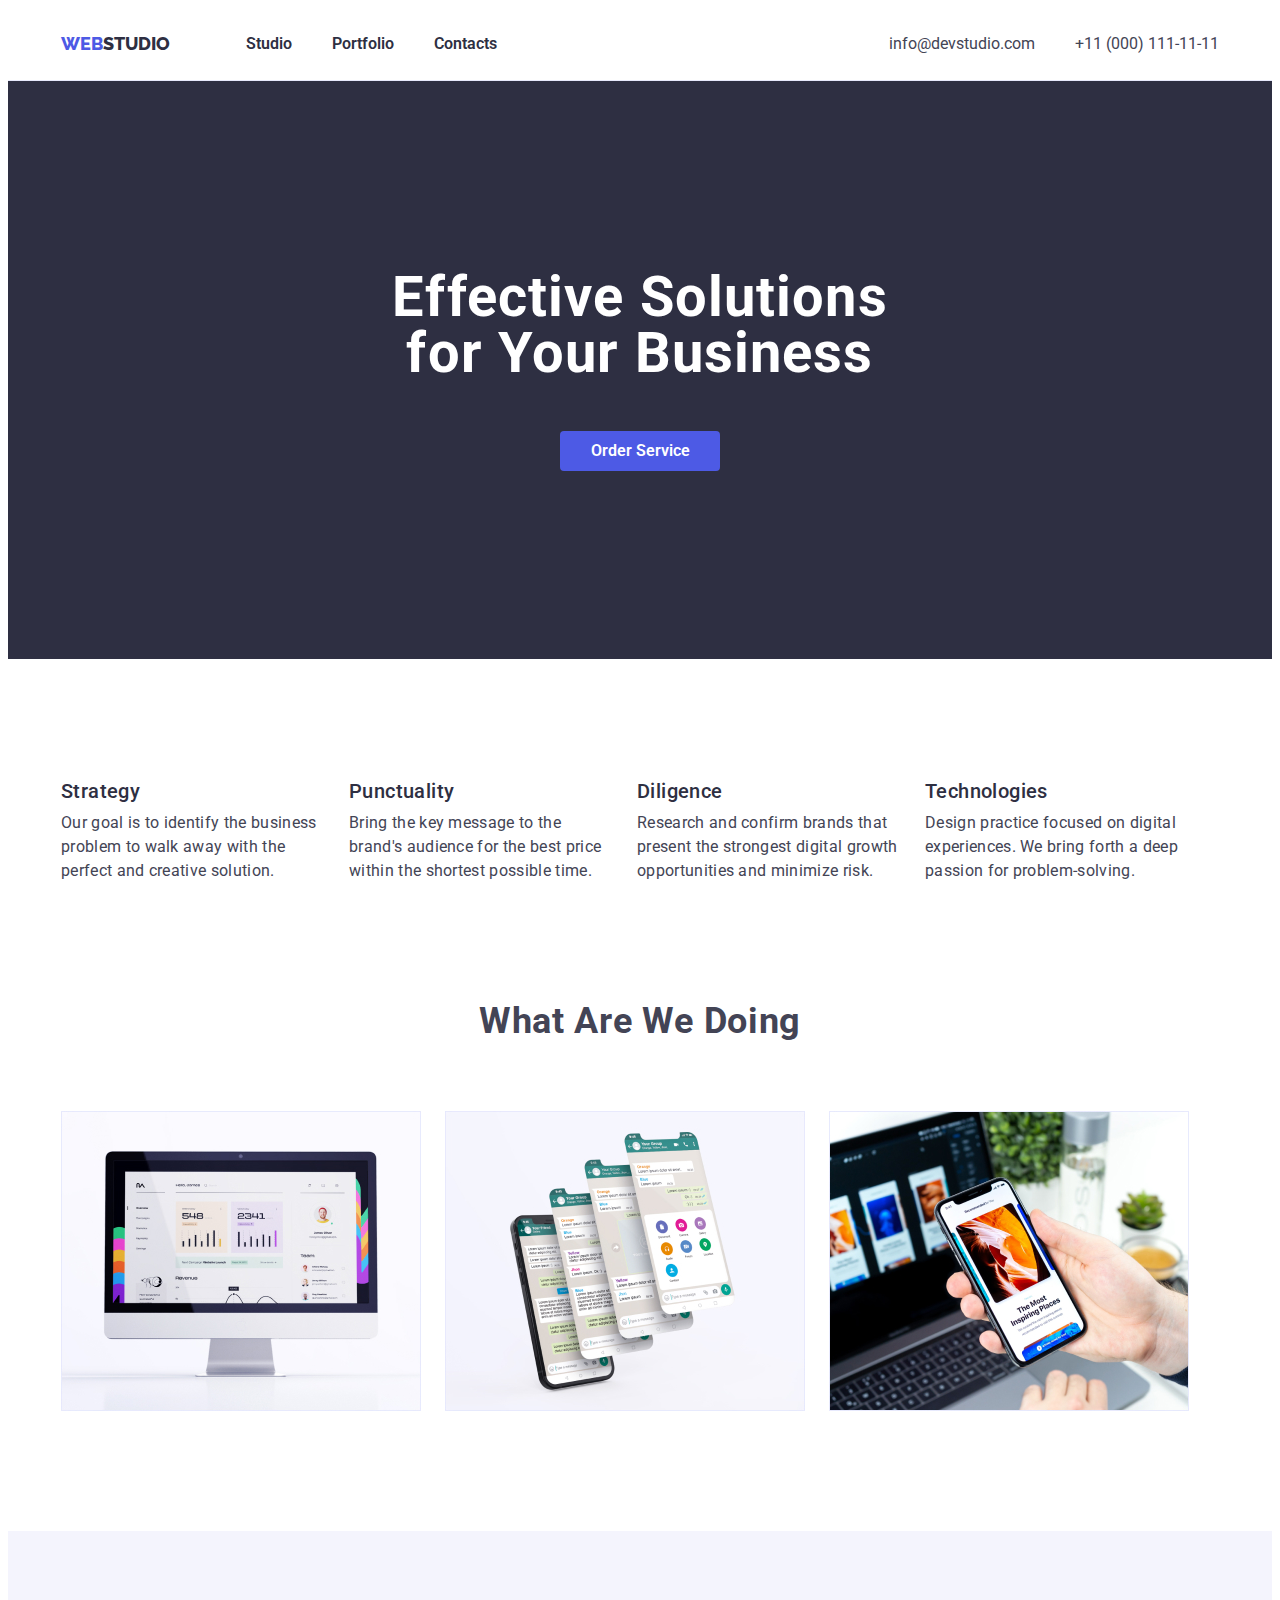
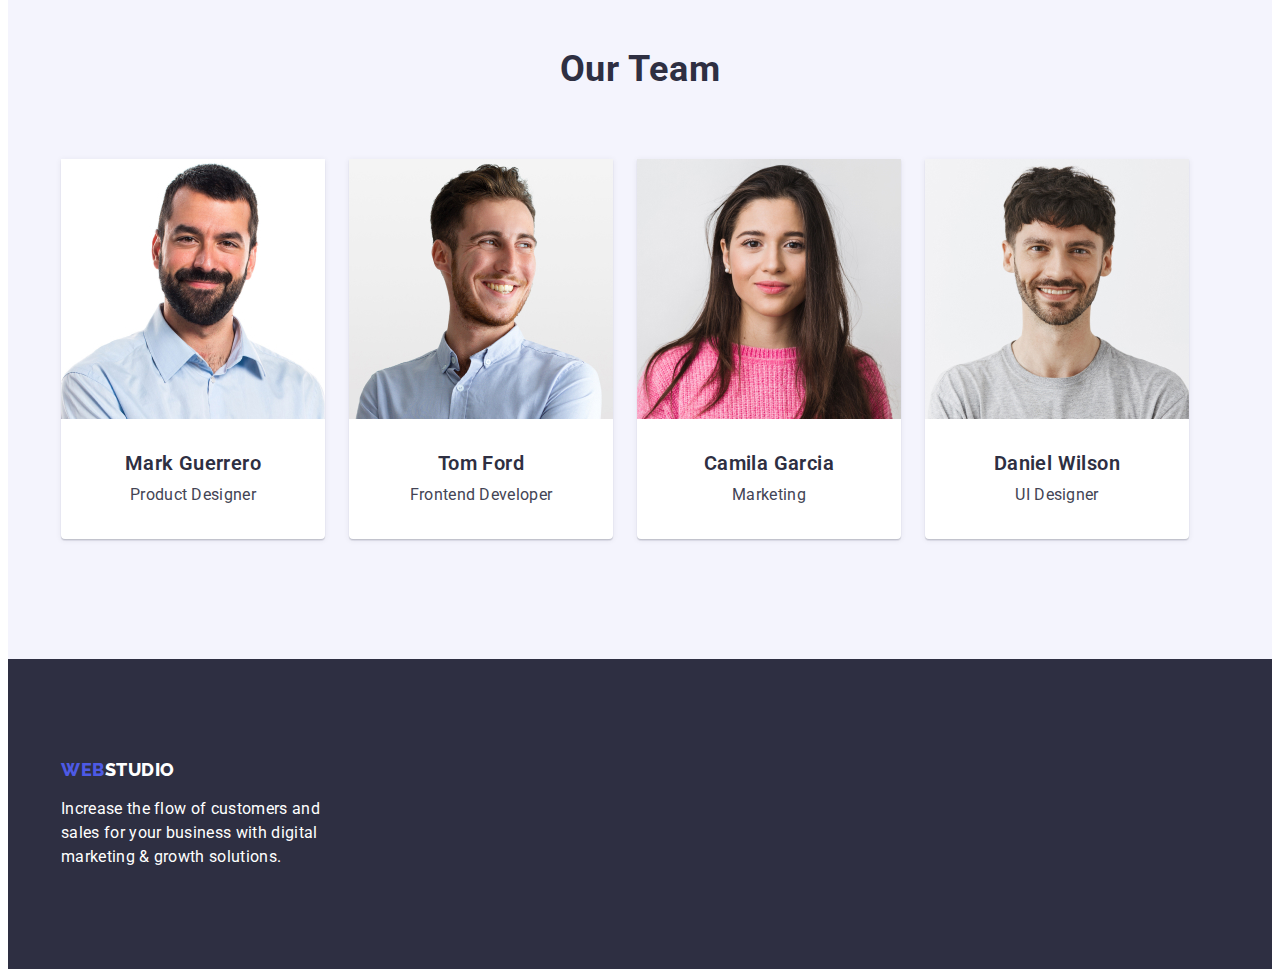
<file: index.html>
<!DOCTYPE html>
<html lang="en">
  <head>
    <meta charset="UTF-8" />
    <meta http-equiv="X-UA-Compatible" content="IE=edge" />
    <meta name="viewport" content="width=device-width, initial-scale=1.0" />
    <title>Web Studio</title>
    <link rel="stylesheet" href="css/styles.css" />
    <link
      href="https://fonts.googleapis.com/css2?family=Raleway:wght@800&family=Roboto:wght@400;500;700;900&display=swap"
      rel="stylesheet"
    />
    <link rel="stylesheet" href="https://cdnjs.cloudflare.com/ajax/libs/modern-normalize/1.1.0/modern-normalize.min.css"
        integrity="sha512-wpPYUAdjBVSE4KJnH1VR1HeZfpl1ub8YT/NKx4PuQ5NmX2tKuGu6U/JRp5y+Y8XG2tV+wKQpNHVUX03MfMFn9Q=="
        crossorigin="anonymous" referrerpolicy="no-referrer" />
  </head>
  <body class="body">
    <header class="header">
      <div class="container">
        <nav class="header-navigation">
          <a class="header-link" href="index.html">Web<span>Studio</span></a>
          <ul class="header-list">
            <li class="header-item"><a class="nav-link" href="index.html">Studio</a></li>
            <li class="header-item"><a class="nav-link" href="portfolio.html">Portfolio</a></li>
            <li class="header-item"><a class="nav-link" href="#">Contacts</a></li>
          </ul>
        </nav>
        <ul class="header-list">
          <li class="header-item">
            <a class="contacts" href="mailto:info@devstudio.com">info@devstudio.com</a>
          </li>
          <li class="header-item">
            <a class="contacts" href="tel:+11(000)1111111">+11 (000) 111-11-11</a>
          </li>
        </ul>
      </div>
    </header>
    <main>
      <section class="section">
        <div class="container">
          <div class="main-wrap">
            <h1 class="section-title">Effective Solutions <br> for Your Business</h1>
            <button class="section-button" type="button">Order Service</button>
          </div>
        </section>
        <section class="section2">
          <div class="container"> 
          <ul class="section2-list">
            <li class="section2-item">
              <h2 class="title2">Strategy</h2>
              <p class="section2-paragraph">
                Our goal is to identify the business problem to walk away with the perfect and
                creative solution.
              </p>
            </li>
            <li class="section2-item">
              <h2 class="title2">Punctuality</h2>
              <p class="section2-paragraph">
                Bring the key message to the brand's audience for the best price within the shortest
                possible time.
              </p>
            </li>
            <li class="section2-item">
              <h2 class="title2">Diligence</h2>
              <p class="section2-paragraph">
                Research and confirm brands that present the strongest digital growth opportunities
                and minimize risk.
              </p>
            </li>
            <li class="section2-item">
              <h2 class="title2">Technologies</h2>
              <p class="section2-paragraph">
                Design practice focused on digital experiences. We bring forth a deep passion for
                problem-solving.
              </p>
            </li>
          </ul>
        </div>
      </section>
      <section class="section3">
        <div class="container">
          <h2 class="section3-title">What are we doing</h2>
          <ul class="section3-list">
            <li class="section3-item">
              <img
                class="section3-img"
                src="img/comp.jpg"
                width="360"
                height="300"
                alt="Монитор с графиком"
              />
            </li>
            <li class="section3-item">
              <img
                class="section3-img"
                src="img/apka.jpg"
                width="360"
                height="300"
                alt="Месенджер(приложение)"
              />
            </li>
            <li class="section3-item">
              <img
                class="section3-img"
                src="img//tel.jpg"
                width="360"
                height="300"
                alt="Телефон с приложением"
              />
            </li>
          </ul>
        </div>
      </section>
      <section class="section4">
        <div class="container">
          <h2 class="section4-titlel">Our Team</h2>
          <ul class="section4-list">
            <li class="section4-item">
              <img
                class="section4-img"
                src="img//mark.jpg"
                width="264"
                height="260"
                alt="Работники года"
              />
              <div class="cheloveki">
                <h3 class="section4-title">Mark Guerrero</h3>
                <p class="section4-paragraph">Product Designer</p>
              </div>
            </li>
            <li class="section4-item">
              <img
                class="section4-img"
                src="img//tom.jpg"
                width="264"
                height="260"
                alt="Работники года"
              />
              <div class="cheloveki">
                <h3 class="section4-title">Tom Ford</h3>
                <p class="section4-paragraph">Frontend Developer</p>
              </div>
            </li>
            <li class="section4-item">
              <img
                class="section4-img"
                src="img//camila.jpg"
                width="264"
                height="260"
                alt="Работники года"
              />
              <div class="cheloveki">
                <h3 class="section4-title">Camila Garcia</h3>
                <p class="section4-paragraph">Marketing</p>
              </div>
            </li>
            <li class="section4-item">
              <img
                class="section4-img"
                src="img//danek.jpg"
                width="264"
                height="260"
                alt="Работники года"
              />
              <div class="cheloveki">

                <h3 class="section4-title">Daniel Wilson</h3>
                <p class="section4-paragraph">UI Designer</p>
              </div>
            </li>
          </ul>
        </div>
      </section>
    </main>
    <footer class="footer">
      <div class="container">
        <a class="footer-link" href="index.html">Web<span>Studio</span></a>
        <p class="footer-paragraph">
          Increase the flow of customers and sales for your business with digital marketing & growth
          solutions.
        </p>
      </footer>
      </div>
  </body>
</html>
</file>
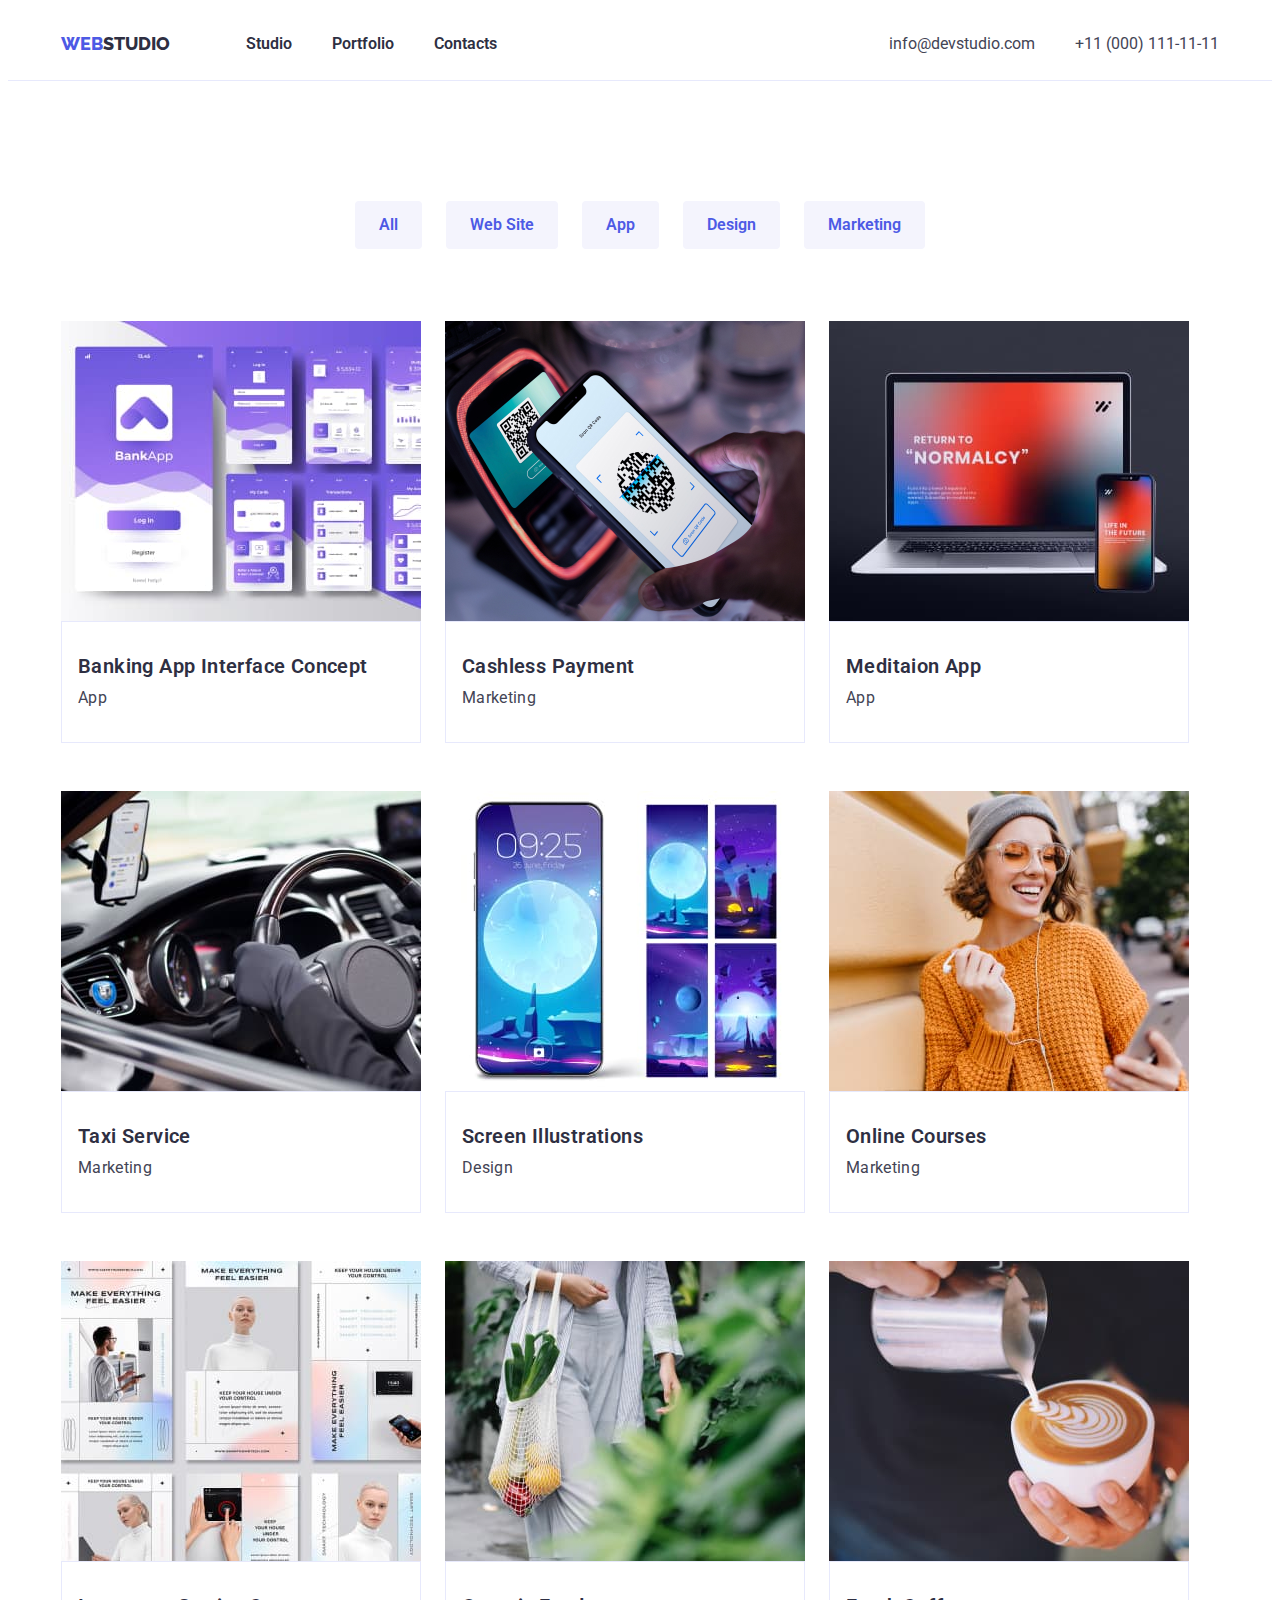
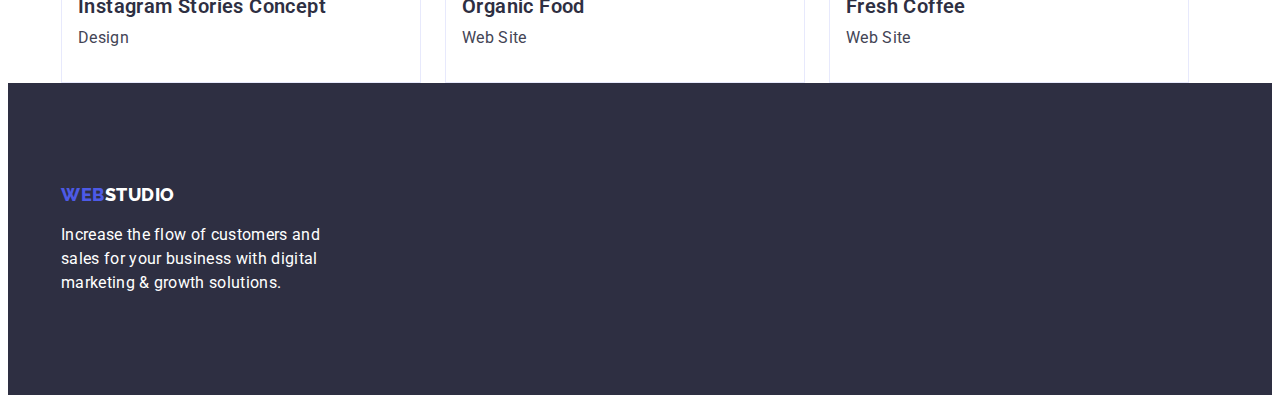
<file: portfolio.html>
<!DOCTYPE html>
<html lang="en">
  <head>
    <meta charset="UTF-8" />
    <meta http-equiv="X-UA-Compatible" content="IE=edge" />
    <meta name="viewport" content="width=device-width, initial-scale=1.0" />
    <title>Document</title>
    <link rel="preconnect" href="https://fonts.googleapis.com" />
    <link rel="preconnect" href="https://fonts.gstatic.com" crossorigin />
    <link
      href="https://fonts.googleapis.com/css2?family=Raleway:wght@800&family=Roboto:wght@400;500;700;900&display=swap"
      rel="stylesheet"
    />
    <link
      rel="stylesheet"
      href="https://cdnjs.cloudflare.com/ajax/libs/modern-normalize/1.1.0/modern-normalize.min.css"
      integrity="sha512-wpPYUAdjBVSE4KJnH1VR1HeZfpl1ub8YT/NKx4PuQ5NmX2tKuGu6U/JRp5y+Y8XG2tV+wKQpNHVUX03MfMFn9Q=="
      crossorigin="anonymous"
      referrerpolicy="no-referrer"
    />
    <link rel="stylesheet" href="css/portfolio.css" />
  </head>

  <body class="body">
    <header class="header">
      <div class="container">
        <nav class="header-navigation">
          <a class="header-link" href="index.html">Web<span>Studio</span></a>
          <ul class="header-list">
            <li class="header-item"><a class="nav-link" href="index.html">Studio</a></li>
            <li class="header-item"><a class="nav-link" href="portfolio.html">Portfolio</a></li>
            <li class="header-item"><a class="nav-link" href="">Contacts</a></li>
          </ul>
        </nav>
        <ul class="header-list">
          <li class="header-item">
            <a class="contacts" href="mailto:info@devstudio.com">info@devstudio.com</a>
          </li>
          <li class="header-item">
            <a class="contacts" href="tel:+11(000)111-11-11">+11 (000) 111-11-11</a>
          </li>
        </ul>
      </div>
    </header>
    <main>
      <section class="section">
        <div class="container">
          <ul class="section-ulb">
            <li class="section-item"><button class="section-button" type="button">All</button></li>
            <li class="section-item">
              <button class="section-button" type="button">Web Site</button>
            </li>
            <li class="section-item"><button class="section-button" type="button">App</button></li>
            <li class="section-item">
              <button class="section-button" type="button">Design</button>
            </li>
            <li class="section-item">
              <button class="section-button" type="button">Marketing</button>
            </li>
          </ul>
            <ul class="section-img list">
              <li class="section-item1">
                <img
                class="section-image"
                src="./img/photo8.jpg"
                alt="photo"
                width="360"
                height="300"
                />
                <div class="border">
                  <h3 class="section-title3">Banking App Interface Concept</h3>
                  <p class="section-paragraph">App</p>
                </div>
              </li>
              <li class="section-item1">
                <img class="section-image" src="img/cash.jpg" width="360" height="300" alt="cash" />
                <div class="border">
                  <h3 class="section-title3">Cashless Payment</h3>
                  <p class="section-paragraph">Marketing</p>
                </div>
              </li>
            <li class="section-item1">
              <img
                class="section-image"
                src="./img/photo9.jpg"
                alt="photo"
                width="360"
                height="300"
                />
                <div class="border">
                  <h3 class="section-title3">Meditaion App</h3>
                  <p class="section-paragraph">App</p>
                </div>
              </li>
              <li class="section-item1">
                <img
                class="section-image"
                src="./img/photo10.jpg"
                alt="photo"
                width="360"
                height="300"
                />
                <div class="border">
                  <h3 class="section-title3">Taxi Service</h3>
                  <p class="section-paragraph">Marketing</p>
                </div>
              </li>
              <li class="section-item1">
                <img
                class="section-image"
                src="./img/photo11.jpg"
                alt="photo"
                width="360"
                height="300"
                />
                <div class="border">
                  <h3 class="section-title3">Screen Illustrations</h3>
                  <p class="section-paragraph">Design</p>
                </div>
              </li>
              <li class="section-item1">
                <img
                class="section-image"
                src="./img/photo12.jpg"
                alt="photo"
                width="360"
                height="300"
                />
                <div class="border">
                  <h3 class="section-title3">Online Courses</h3>
                  <p class="section-paragraph">Marketing</p>
                </div>
              </li>
              <li class="section-item1">
              <img
                class="section-image"
                src="./img/photo13.jpg"
                alt="photo"
                width="360"
                height="300"
                />
                <div class="border">
                  <h3 class="section-title3">Instagram Stories Concept</h3>
                  <p class="section-paragraph">Design</p>
                </div>
              </li>
              <li class="section-item1">
                <img
                class="section-image"
                src="./img/photo14.jpg"
                alt="photo"
                width="360"
                height="300"
                />
                <div class="border">
                  <h3 class="section-title3">Organic Food</h3>
                  <p class="section-paragraph">Web Site</p>
                </div>
              </li>
              <li class="section-item1">
                <img
                class="section-image"
                src="./img/photo15.jpg"
                alt="photo"
                width="360"
                height="300"
                />
                <div class="border">
                  <h3 class="section-title3">Fresh Coffee</h3>
                  <p class="section-paragraph">Web Site</p>
                </div>
              </li>
            </ul>
          </div>
        </div>
      </section>
    </main>
    <footer class="footer">
      <div class="container">
        <a class="footer-link" href="./index.html">Web<span>Studio</span></a>
        <p class="footer-paragraph">
          Increase the flow of customers and sales for your business with digital marketing & growth
          solutions.
        </p>
      </div>
    </footer>
  </body>
</html>
</file>
<file: css/styles.css>
li {
  list-style: none;
}
body {
  /* font-family: 'Raleway', sans-serif */
  font-family: 'Roboto', sans-serif;
  box-sizing: border-box;
  color: var(--main-color);
  background: var(--background-color);
}
p,
h1,
h2,
h3,
h4,
h5,
h6 {
  margin: 0;
}
ul,
ol {
  margin: 0;
  padding-left: 0;
}
:root {
  --main-color: #2e2f42;
  --second-color: #434455;
  --link-color: #4d5ae5;
  --background-color: #fff;
  --section4-color: #f4f4fd;
}
.header {
  border-bottom: 1px solid #e7e9fc;
  background-color: #ffff;
  padding-top: 24px;
  padding-bottom: 24px;
}
.header > .container {
  display: flex;
}
.container {
  width: 1158px;
  padding-left: 15px;
  padding-right: 15px;
  margin: 0 auto;
}
.header-link {
  margin-right: 76px;
  text-decoration: none;
  color: var(--link-color);
  text-transform: uppercase;
  font-family: 'Raleway', sans-serif;
  font-weight: 800;
  font-size: 18px;
  line-height: 24px;
}
.header-navigation {
  display: flex;
  align-items: center;
  margin-right: auto;
}
.header-list {
  gap: 40px;
  display: flex;
}
.header-link:focus {
  color: var(--link-color);
  background-color: var(--background-color);
}
.header-link span {
  color: var(--main-color);
}

.header-link:hover {
  color: var(--link-color);
}
.header-item {
}

.nav-link {
  font-family: 'Roboto', sans-serif;
  text-decoration: none;
  color: var(--main-color);
  font-weight: 600;
  font-size: 16px;
  line-height: 24px;
}
.nav-link:hover {
  color: var(--link-color);
}
.nav-link:focus {
  background-color: var(--background-color);
  color: var(--link-color);
}
.header-contact {
}
.contacts {
  font-family: 'Roboto', sans-serif;
  font-weight: 400;
  font-size: 16px;
  line-height: 24px;
  color: var(--second-color);
  text-decoration: none;
}
.contacts:hover {
  color: var(--link-color);
}
.contacts:focus {
  background-color: var(--background-color);
  color: var(--link-color);
}
.section {
  padding-bottom: 188px;
  padding-top: 188px;
  display: flex;
  flex-direction: row;
  align-items: flex-start;
  gap: 10px;
  background: var(--main-color);
}
.main-wrap {
}
.section-title {
  margin-bottom: 50px;
  color: #ffff;
  font-family: var(--style-text);
  font-style: normal;
  font-weight: 700;
  font-size: 56px;
  line-height: 1;
  letter-spacing: 0.02em;
  text-align: center;
}
.section-button {
  margin: 0 auto;
  display: block;
  border-radius: 4px;
  min-width: 160px;
  height: 40px;
  color: #ffff;
  background-color: #4d5ae5;
  padding: 0;
  border: none;
  font-family: 'Roboto', sans-serif;
  font-style: normal;
  font-weight: 600;
  font-size: 16px;
  line-height: 1.2em;
  cursor: pointer;
}
.section-button:hover,
:focus {
  color: white;
  background-color: #404bbf;
}
.section2 {
  padding: 120px 0;
}
.section2-list {
  gap: 24px;
  display: flex;
}
.section2-item {
  max-width: 264px;
}
.title2 {
  margin-bottom: 8px;
  font-family: 'Roboto', sans-serif;
  font-weight: 500;
  font-size: 20px;
  line-height: 1.2;
  letter-spacing: 0.02em;
  color: var(--main-color);
}
.section2-paragraph {
  font-family: 'Roboto', sans-serif;
  font-weight: 400;
  font-size: 16px;
  line-height: 1.5;
  letter-spacing: 0.02em;
  color: var(--second-color);
}
.section3 {
  padding-bottom: 120px;
}
.section3-title {
  margin-bottom: 72px;
  text-align: center;
  color: var(--second-color);
  font-family: 'Roboto', sans-serif;
  font-weight: 700; /*  В моем макете font-weight 600 */
  font-size: 36px;
  line-height: 1;
  letter-spacing: 0.02em;
  text-transform: capitalize;
}
.section3-list {
  gap: 24px;
  display: flex;
}
.section3-img {
  display: block;
}

.section4 {
  padding-top: 120px;
  padding-bottom: 120px;
  background-color: var(--section4-color);
}
.section4-item {
  background-color: var(--background-color);
}
.section4-titlel {
  margin-bottom: 72px;
  text-align: center;
  color: var(--main-color);
  font-family: 'Roboto', sans-serif;
  font-weight: 700; /*  В моем макете font-weight 600 */
  font-size: 36px;
  line-height: 1;
  letter-spacing: 0.02em;
  text-transform: capitalize;
}
.section4-list {
  gap: 24px;
  display: flex;
}
.section4-item {
  padding-bottom: 32px;
  background: #ffffff;
  box-shadow: 0px 1px 6px rgba(46, 47, 66, 0.08), 0px 1px 1px rgba(46, 47, 66, 0.16),
    0px 2px 1px rgba(46, 47, 66, 0.08);
  border-radius: 0px 0px 4px 4px;
}
.section4-title {
  margin-bottom: 8px;
  text-align: center;
  font-family: 'Roboto', sans-serif;
  font-weight: 600;
  font-size: 20px;
  line-height: 1.2;
  letter-spacing: 0.02em;
  color: var(--main-color);
}
.section4-paragraph {
  text-align: center;
  color: var(--second-color);
  font-family: 'Roboto', sans-serif;
  font-weight: 400;
  font-size: 16px;
  line-height: 1.5;
  letter-spacing: 0.02em;
}
.cheloveki {
  padding-top: 32px;
}

.footer {
  padding-bottom: 100px;
  padding-top: 100px;
  background: var(--main-color);
}
.footer-paragraph {
  margin-top: 16px;
  max-width: 264px;
  font-family: 'Roboto', sans-serif;
  font-weight: 400;
  font-size: 16px;
  line-height: 1.5;
  letter-spacing: 0.02em;
  color: var(--background-color);
}
.footer-link {
  letter-spacing: 0.03em;
  font-family: 'Raleway', sans-serif;
  font-weight: 800;
  font-size: 18px;
  line-height: 1.2;
  text-decoration: none;
  text-transform: uppercase;
  color: var(--link-color);
}
.footer-link:focus {
  background-color: var(--main-color);
  color: var(--link-color);
}
.footer-link span {
  color: var(--background-color);
}
.section4-img {
  display: block;
  background-color: var(--background-color);
}
</file>
<file: css/portfolio.css>
li {
  list-style: none;
}
body {
  /* font-family: 'Raleway', sans-serif */
  font-family: 'Roboto', sans-serif;
  box-sizing: border-box;
  color: var(--main-color);
  background: var(--background-color);
}
p,
h1,
h2,
h3,
h4,
h5,
h6 {
  margin: 0;
}
ul,
ol {
  margin: 0;
  padding-left: 0;
}
:root {
  --main-color: #2e2f42;
  --second-color: #434455;
  --link-color: #4d5ae5;
  --background-color: #fff;
  --section4-color: #f4f4fd;
}
.header {
  border-bottom: 1px solid #e7e9fc;
  background-color: #ffff;
  padding-top: 24px;
  padding-bottom: 24px;
}
.header > .container {
  display: flex;
}
.container {
  width: 1158px;
  padding-left: 15px;
  padding-right: 15px;
  margin: 0 auto;
}
.header-link {
  margin-right: 76px;
  text-decoration: none;
  color: var(--link-color);
  text-transform: uppercase;
  font-family: 'Raleway', sans-serif;
  font-weight: 800;
  font-size: 18px;
  line-height: 24px;
}
.header-navigation {
  display: flex;
  align-items: center;
  margin-right: auto;
}
.header-list {
  gap: 40px;
  display: flex;
}
.header-link:focus {
  color: var(--link-color);
  background-color: var(--background-color);
}
.header-link span {
  color: var(--main-color);
}

.header-link:hover {
  color: var(--link-color);
}
.header-item {
}

.nav-link {
  font-family: 'Roboto', sans-serif;
  text-decoration: none;
  color: var(--main-color);
  font-weight: 600;
  font-size: 16px;
  line-height: 24px;
}
.nav-link:hover {
  color: var(--link-color);
}
.nav-link:focus {
  background-color: var(--background-color);
  color: var(--link-color);
}
.header-contact {
}
.contacts {
  font-family: 'Roboto', sans-serif;
  font-weight: 400;
  font-size: 16px;
  line-height: 24px;
  color: var(--second-color);
  text-decoration: none;
}
.contacts:hover {
  color: var(--link-color);
}
.contacts:focus {
  background-color: var(--background-color);
  color: var(--link-color);
}
section {
  margin-top: 120px;
}
.section-ulb {
  margin-bottom: 72px;
  gap: 24px;
  justify-content: center;
  text-align: center;
  align-items: center;
  display: flex;
}
.section-button {
  color: #4d5ae5;
  background-color: #f4f4fd;
  padding: 0;
  border: none;
  font-family: 'Roboto', sans-serif;
  font-style: normal;
  font-weight: 600;
  font-size: 16px;
  line-height: 24px;
  cursor: pointer;
  padding: 12px 24px;
  border-radius: 4px;
}
.section-button:hover {
  box-shadow: 0px 3px 1px rgba(0, 0, 0, 0.1), 0px 2px 1px rgba(0, 0, 0, 0.08),
    0px 2px 2px rgba(0, 0, 0, 0.12);
  border-radius: 4px;
  color: var(--background-color);
  background-color: var(--link-color);
}
.section-button:focus {
  box-shadow: 0px 3px 1px rgba(0, 0, 0, 0.1), 0px 2px 1px rgba(0, 0, 0, 0.08),
    0px 2px 2px rgba(0, 0, 0, 0.12);
  border-radius: 4px;
  color: var(--background-color);
  background-color: var(--link-color);
}
.section-img {
  display: flex;
  flex-wrap: wrap;
  column-gap: 24px;
  row-gap: 48px;
}
.section-image {
  display: block;
}
.section-item1 {
  max-width: 360px;
  width: calc((100% - 48px) / 3);
}
.border {
  border-top: none;
  background: #ffffff;
  /* CORNFLOWER */

  border: 1px solid #e7e9fc;
  padding: 32px 16px;
}
.section-title3 {
  margin-bottom: 8px;
  font-family: 'Roboto', sans-serif;
  font-weight: 600;
  font-size: 20px;
  line-height: 24px;
  letter-spacing: 0.02em;
  color: var(--main-color);
}
.section-paragraph {
  font-family: 'Roboto', sans-serif;
  font-weight: 400;
  font-size: 16px;
  line-height: 24px;
  letter-spacing: 0.02em;
  color: var(--second-color);
}
.footer {
  padding-bottom: 100px;
  padding-top: 100px;
  background: var(--main-color);
}
.footer-paragraph {
  margin-top: 16px;
  max-width: 264px;
  font-family: 'Roboto', sans-serif;
  font-weight: 400;
  font-size: 16px;
  line-height: 24px;
  letter-spacing: 0.02em;
  color: var(--background-color);
}
.footer-link {
  letter-spacing: 0.03em;
  font-family: 'Raleway', sans-serif;
  font-weight: 800;
  font-size: 18px;
  line-height: 24px;
  text-decoration: none;
  text-transform: uppercase;
  color: var(--link-color);
}
.footer-link:focus {
  background-color: var(--main-color);
  color: var(--link-color);
}
.footer-link span {
  color: var(--background-color);
}
.section4-img {
  background-color: var(--background-color);
}
</file>
